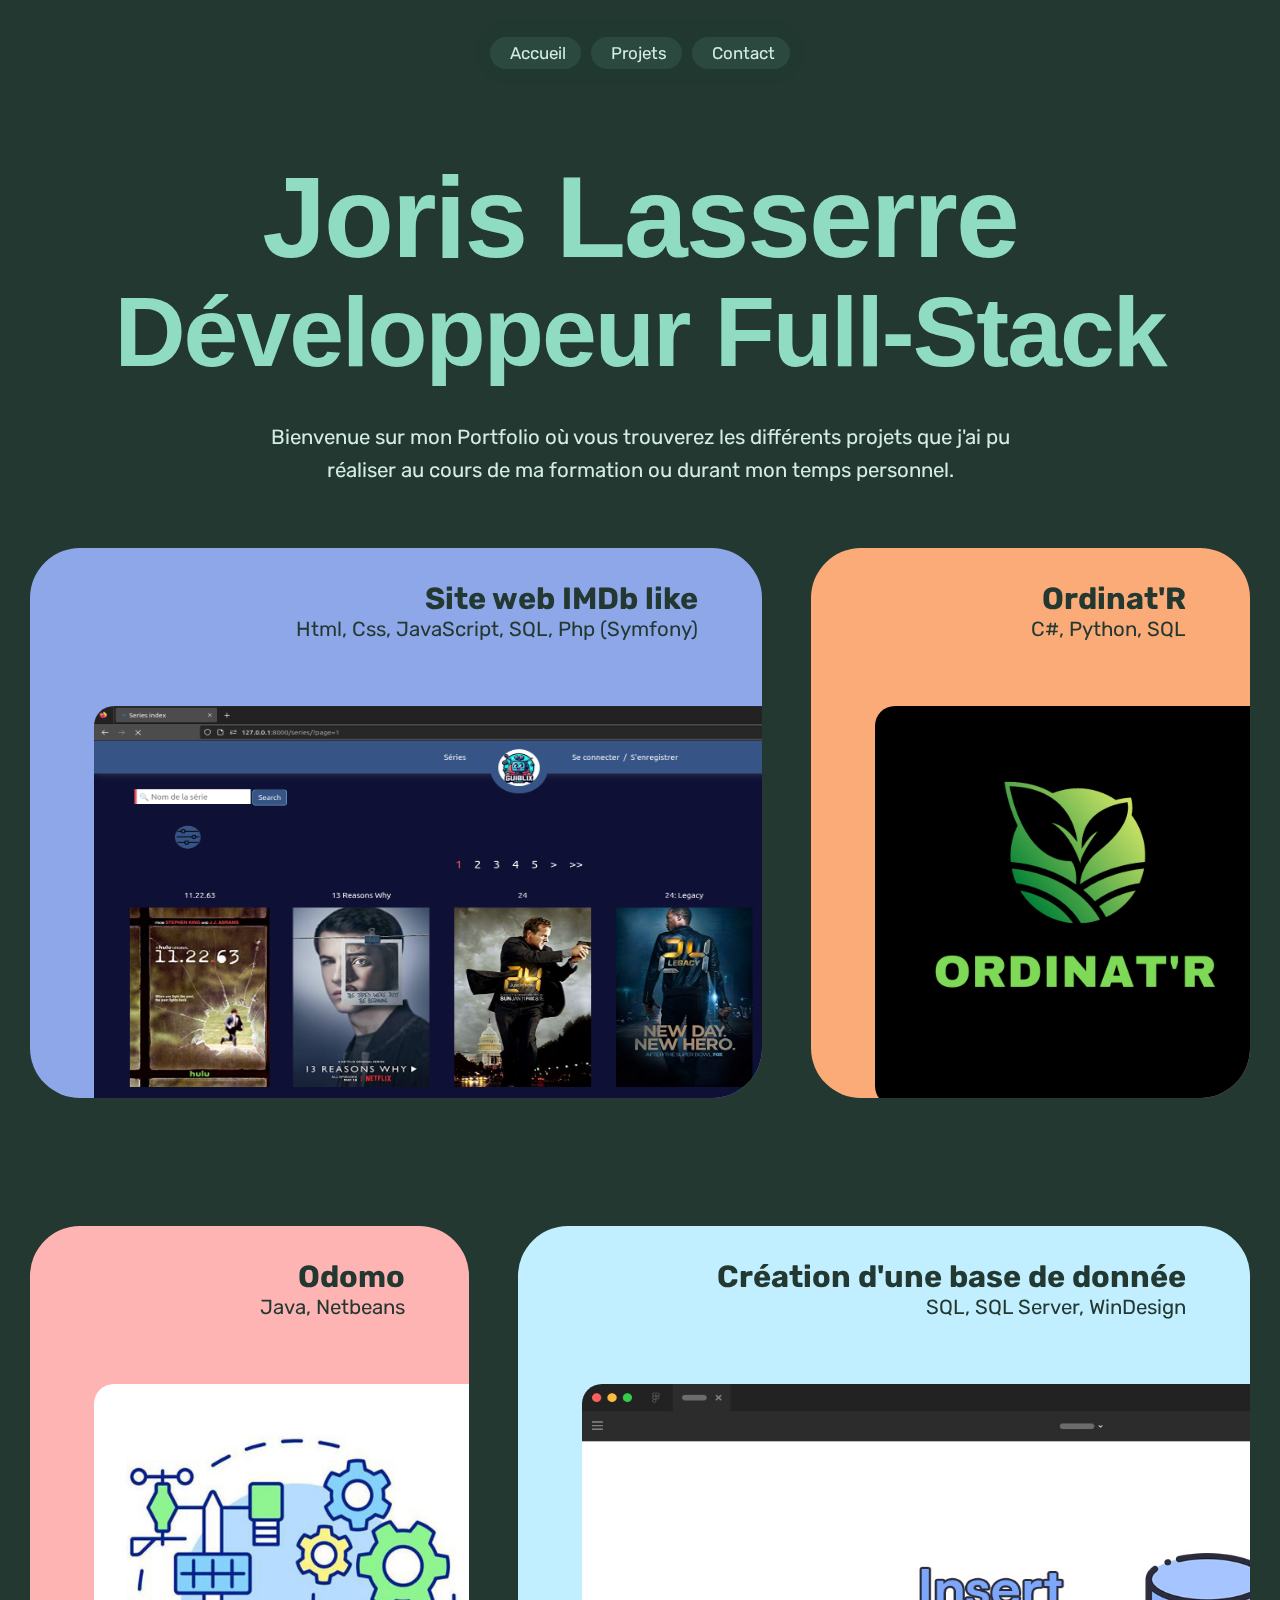
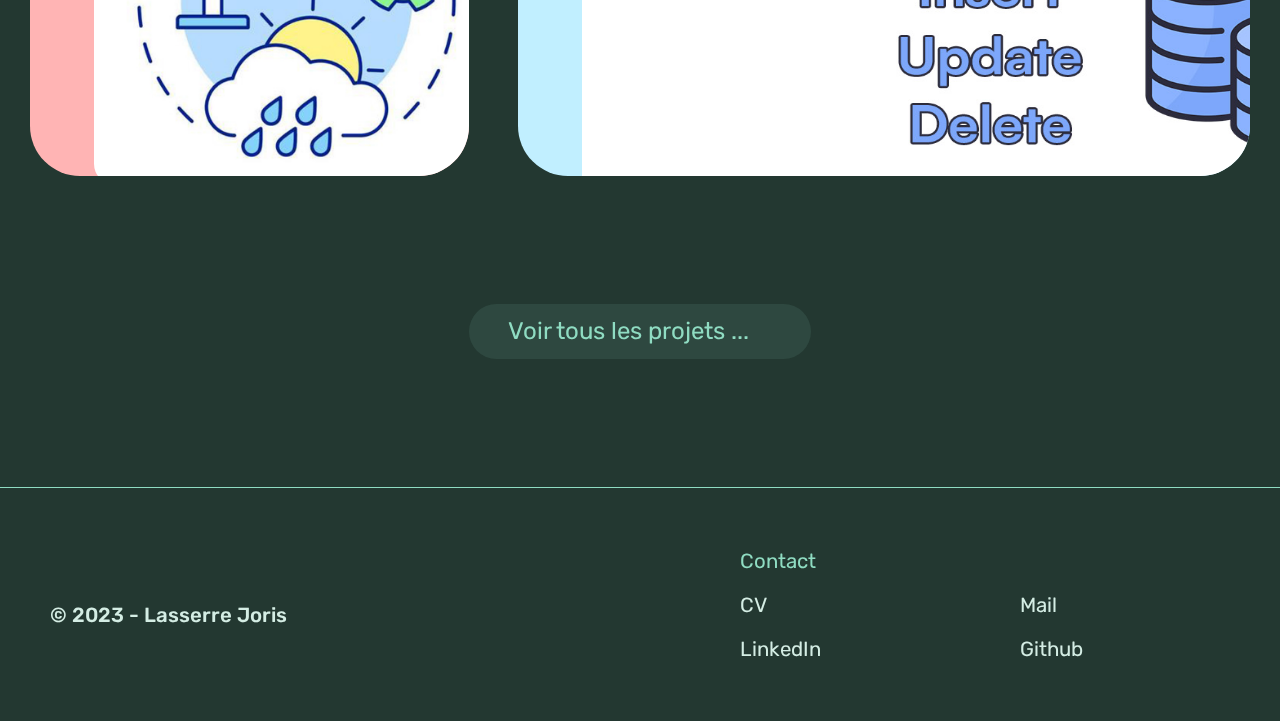
<file: index.html>
<!DOCTYPE html>
<html lang="en">
  <head>
    <meta charset="UTF-8" />
    <meta http-equiv="X-UA-Compatible" content="IE=edge" />
    <meta name="viewport" content="width=device-width, initial-scale=1.0" />
    <link
      href="https://api.fontshare.com/v2/css?f[]=switzer@600,800,100,700,400,200,300,500&display=swap"
      rel="stylesheet"
    />
    <link rel="stylesheet" href="style.css" />
    <title>Lasserre Joris • Portfolio</title>
  </head>

  <body>
    <header>
      <nav>
        <ul>
          <li><a href="index.html" class="button-nav">Accueil</a></li>
          <li><a href="work.html" class="button-nav">Projets</a></li>
          <li><a href="Contact.html" class="button-nav">Contact</a></li>
        </ul>
      </nav>
    </header>

    <main>
      <h1 id="homeTitle">
        <span class="span1"> Joris Lasserre </span>
        <span class="span2"> Développeur Full-Stack </span>
      </h1>
      <div class="subTitle">
        <p>
          Bienvenue sur mon Portfolio où vous trouverez les différents projets
          que j'ai pu réaliser au cours de ma formation ou durant mon temps
          personnel.
        </p>
      </div>

      <div class="card-container">
        <!--première ligne de produit-->

        <a href="guiblix.html" class="cardlink trois">
          <div class="card-into">
            <div class="card-info">
              <h2 style="margin: 0">Site web IMDb like</h2>
              <p style="margin: 0">Html, Css, JavaScript, SQL, Php (Symfony)</p>
            </div>

            <img
              src="pictures/series_guiblix.png"
              alt="AI"
              width="850"
              height="430"
              loading="lazy"
            />
          </div>
        </a>

        <a href="ordinatR.html" class="cardlink quatre">
          <div class="card-into">
            <div class="card-info">
              <h2 style="margin: 0">Ordinat'R</h2>
              <p style="margin: 0">C#, Python, SQL</p>
            </div>

            <img
              src="pictures/green tree.png"
              alt="AI"
              width="400"
              height="400"
              loading="lazy"
            />
          </div>
        </a>

        <!--deuxième ligne-->

        <a href="odomo.html" class="cardlink une">
          <div class="card-into">
            <div class="card-info">
              <h2 style="margin: 0">Odomo</h2>
              <p style="margin: 0">Java, Netbeans</p>
            </div>

            <img
              src="pictures/odomo2.jpg"
              alt="Odomo station météo"
              width="400"
              height="400"
              loading="lazy"
            />
          </div>
        </a>
        <!-- -->

        <a href="creation_bdd.html" class="cardlink deux">
          <div class="card-into">
            <div class="card-info">
              <h2 style="margin: 0">Création d'une base de donnée</h2>
              <p style="margin: 0">SQL, SQL Server, WinDesign</p>
            </div>

            <img
              src="pictures/sql_bdd.jpg"
              alt="AI"
              width="1000  "
              height="430"
              loading="lazy"
            />
          </div>
        </a>

        <a
          href="work.html"
          class="cool-button"
          style="grid-column-start: 10; grid-column-end: 17"
          ;
          >Voir tous les projets ...</a
        >
      </div>

      <footer>
        <div id="test-footer">
          <div id="copyright">© 2023 - Lasserre Joris</div>
        </div>
        <div>
          <h4>Contact</h4>
          <div id="contact-list">
            <a href="pictures/CV2_Lasserre_Joris.pdf" target="_blank">CV</a>
            <a href="mailto:jl.jorislasserre@gmail.com">Mail</a>

            <a href="https://www.linkedin.com/in/joris-lasserre-8536b5277/"
              >LinkedIn</a
            >
            <a href="">Github</a>
          </div>
        </div>
      </footer>
    </main>
  </body>
</html>
</file>
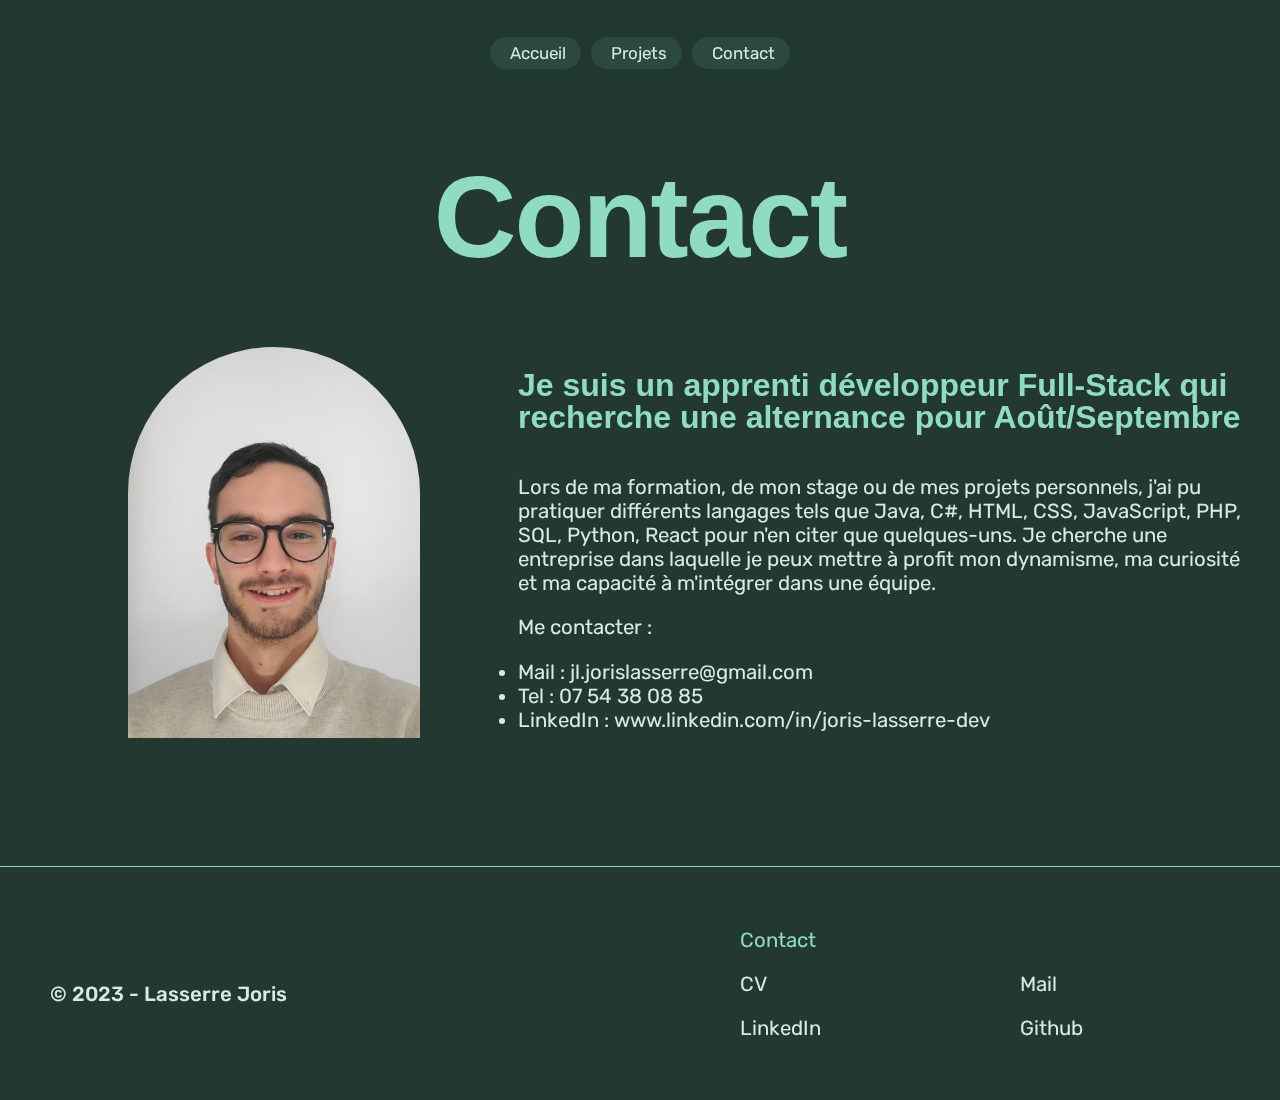
<file: Contact.html>
<!DOCTYPE html>
<html lang="en">
  <head>
    <meta charset="UTF-8" />
    <meta http-equiv="X-UA-Compatible" content="IE=edge" />
    <meta name="viewport" content="width=device-width, initial-scale=1.0" />
    <link
      href="https://api.fontshare.com/v2/css?f[]=switzer@600,800,100,700,400,200,300,500&display=swap"
      rel="stylesheet"
    />
    <link rel="stylesheet" href="style.css" />
    <title>Lasserre Joris • Portfolio</title>
  </head>

  <body>
    <header>
      <nav>
        <ul>
          <li><a href="index.html" class="button-nav">Accueil</a></li>
          <li><a href="work.html" class="button-nav">Projets</a></li>
          <li><a href="Contact.html" class="button-nav">Contact</a></li>
        </ul>
      </nav>
    </header>

    <main>
      <h1 id="homeTitle">
        <span class="span1">Contact</span>
      </h1>
      <div class="subTitle">
        <p></p>
      </div>

      <div class="information-container">
        <div class="left-information-container">
          <img src="pictures/contact_photo.jpg" alt="Joris Lasserre" />
        </div>
        <div class="right-information-container">
          <div class="important-contact">
            <p>
              Je suis un apprenti développeur Full-Stack qui recherche une
              alternance pour Août/Septembre
            </p>
          </div>
          <br />
          Lors de ma formation, de mon stage ou de mes projets personnels, j'ai
          pu pratiquer différents langages tels que Java, C#, HTML, CSS,
          JavaScript, PHP, SQL, Python, React pour n'en citer que quelques-uns.
          Je cherche une entreprise dans laquelle je peux mettre à profit mon
          dynamisme, ma curiosité et ma capacité à m'intégrer dans une équipe.

          <p class="me-contacter">Me contacter :</p>
          <ul class="contact-link">
            <li>
              Mail :
              <a href="mailto:jl.jorislasserre@gmail.com"
                >jl.jorislasserre@gmail.com</a
              >
            </li>
            <li>Tel : <a href="tel:07 54 38 08 85">07 54 38 08 85</a></li>
            <li>
              LinkedIn :
              <a href="www.linkedin.com/in/joris-lasserre-dev"
                >www.linkedin.com/in/joris-lasserre-dev</a
              >
            </li>
          </ul>
        </div>
      </div>

      <footer>
        <div id="test-footer">
          <div id="copyright">© 2023 - Lasserre Joris</div>
        </div>
        <div>
          <h4>Contact</h4>
          <div id="contact-list">
            <a href="pictures/CV2_Lasserre_Joris.pdf" target="_blank">CV</a>
            <a href="mailto:jl.jorislasserre@gmail.com">Mail</a>

            <a href="https://www.linkedin.com/in/joris-lasserre-8536b5277/"
              >LinkedIn</a
            >
            <a href="">Github</a>
          </div>
        </div>
      </footer>
    </main>
  </body>
</html>
</file>
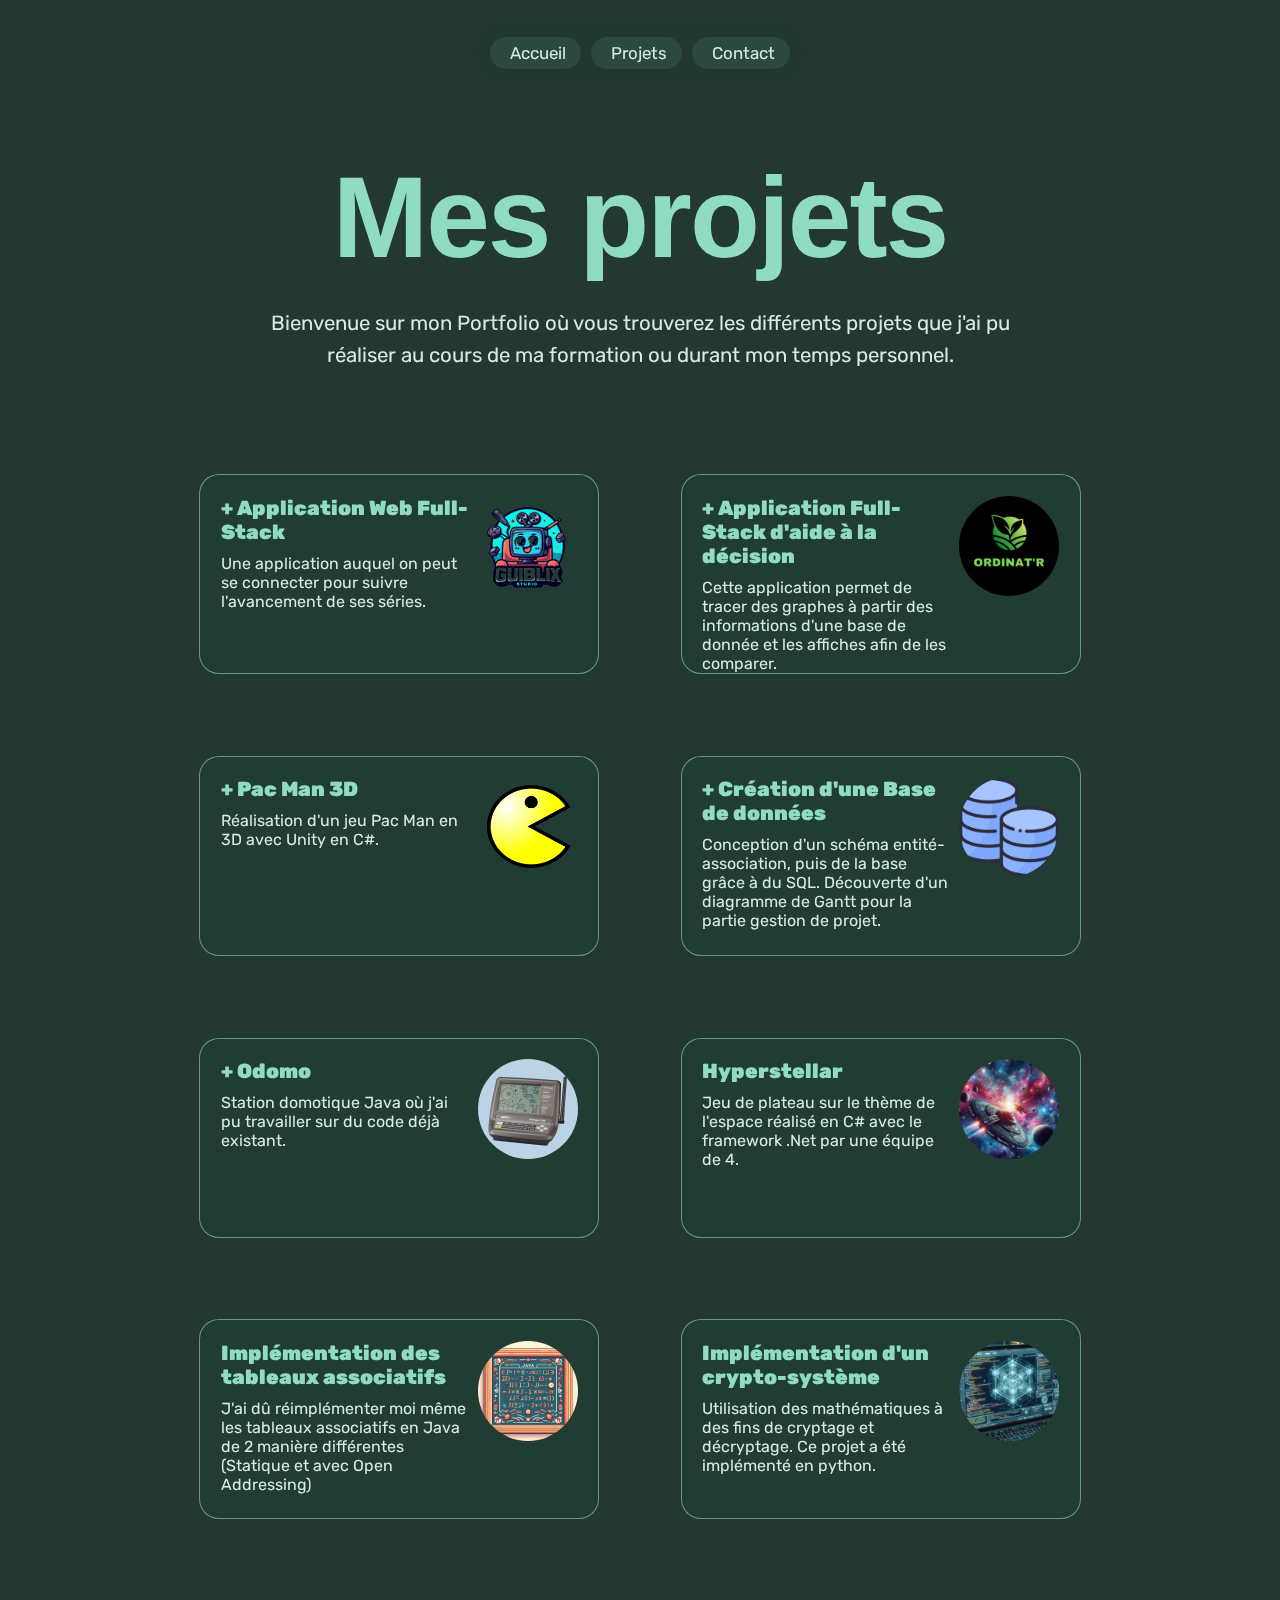
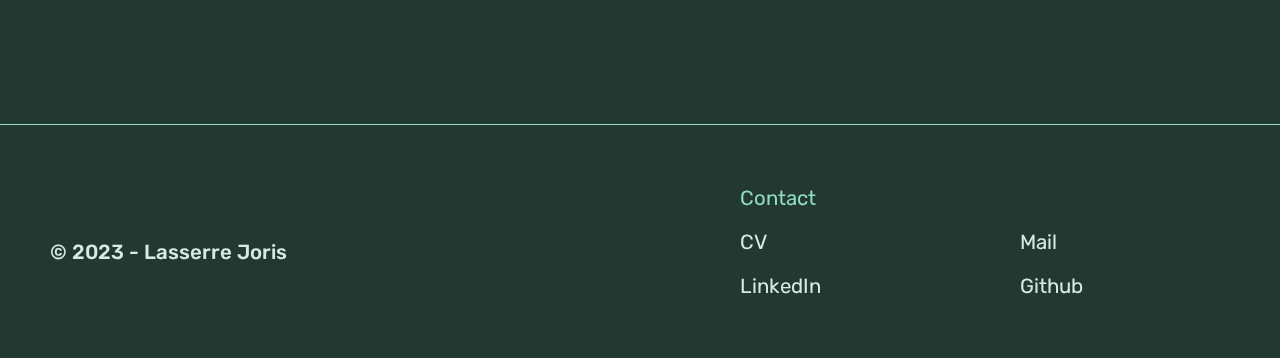
<file: work.html>
<!DOCTYPE html>
<html lang="en">
  <head>
    <meta charset="UTF-8" />
    <meta http-equiv="X-UA-Compatible" content="IE=edge" />
    <meta name="viewport" content="width=device-width, initial-scale=1.0" />
    <link
      href="https://api.fontshare.com/v2/css?f[]=switzer@600,800,100,700,400,200,300,500&display=swap"
      rel="stylesheet"
    />
    <link rel="stylesheet" href="style.css" />
    <title>Lasserre Joris • Portfolio</title>
  </head>

  <body>
    <header>
      <nav>
        <ul>
          <li><a href="index.html" class="button-nav">Accueil</a></li>
          <li><a href="work.html" class="button-nav">Projets</a></li>
          <li><a href="Contact.html" class="button-nav">Contact</a></li>
        </ul>
      </nav>
    </header>

    <main>
      <h1 id="homeTitle">
        <span class="span1">Mes projets</span>
      </h1>
      <div class="subTitle">
        <p>
          Bienvenue sur mon Portfolio où vous trouverez les différents projets
          que j'ai pu réaliser au cours de ma formation ou durant mon temps
          personnel.
        </p>
      </div>

      <div class="cards-container2">
        <a href="guiblix.html">
          <div class="all-project-box">
            <div class="all-project-box-left">
              <h4>+ Application Web Full-Stack</h4>
              <p>
                Une application auquel on peut se connecter pour suivre
                l'avancement de ses séries.
              </p>
            </div>
            <div class="all-project-box-right">
              <img
                src="pictures/guibilixou.png"
                alt="patate"
                width="100"
                height="100"
              />
            </div>
          </div>
        </a>

        <a href="ordinatR.html">
          <div class="all-project-box">
            <div class="all-project-box-left">
              <h4>+ Application Full-Stack d'aide à la décision</h4>
              <p>
                Cette application permet de tracer des graphes à partir des
                informations d'une base de donnée et les affiches afin de les
                comparer.
              </p>
            </div>
            <div class="all-project-box-right">
              <img
                src="pictures/Ordinat'r.png"
                alt="patate"
                width="100"
                height="100"
              />
            </div>
          </div>
        </a>

        <a href="Pacman.html">
          <div class="all-project-box">
            <div class="all-project-box-left">
              <h4>+ Pac Man 3D</h4>
              <p>Réalisation d'un jeu Pac Man en 3D avec Unity en C#.</p>
            </div>
            <div class="all-project-box-right">
              <img
                src="pictures/Pac-Man.png"
                alt="patate"
                width="100"
                height="100"
              />
            </div>
          </div>
        </a>

        <a href="creation_bdd.html">
          <div class="all-project-box">
            <div class="all-project-box-left">
              <h4>+ Création d'une Base de données</h4>
              <p>
                Conception d'un schéma entité-association, puis de la base grâce
                à du SQL. Découverte d'un diagramme de Gantt pour la partie
                gestion de projet.
              </p>
            </div>
            <div class="all-project-box-right">
              <img
                src="pictures/bdd_logo.png"
                alt="patate"
                width="100"
                height="100"
              />
            </div>
          </div>
        </a>

        <a href="odomo.html">
          <div class="all-project-box">
            <div class="all-project-box-left">
              <h4>+ Odomo</h4>
              <p>
                Station domotique Java où j'ai pu travailler sur du code déjà
                existant.
              </p>
            </div>
            <div class="all-project-box-right">
              <img
                src="pictures/odomo_putaclick.png"
                alt="patate"
                width="100"
                height="100"
              />
            </div>
          </div>
        </a>

        <div class="all-project-box">
          <div class="all-project-box-left">
            <h4>Hyperstellar</h4>
            <p>
              Jeu de plateau sur le thème de l'espace réalisé en C# avec le
              framework .Net par une équipe de 4.
            </p>
          </div>
          <div class="all-project-box-right">
            <img
              src="pictures/hyperstellar.jpg"
              alt="patate"
              width="100"
              height="100"
            />
          </div>
        </div>

        <div class="all-project-box">
          <div class="all-project-box-left">
            <h4>Implémentation des tableaux associatifs</h4>
            <p>
              J'ai dû réimplémenter moi même les tableaux associatifs en Java de
              2 manière différentes (Statique et avec Open Addressing)
            </p>
          </div>
          <div class="all-project-box-right">
            <img
              src="pictures/Java_tableau.jpg"
              alt="patate"
              width="100"
              height="100"
            />
          </div>
        </div>

        <div class="all-project-box">
          <div class="all-project-box-left">
            <h4>Implémentation d'un crypto-système</h4>
            <p>
              Utilisation des mathématiques à des fins de cryptage et
              décryptage. Ce projet a été implémenté en python.
            </p>
          </div>
          <div class="all-project-box-right">
            <img
              src="pictures/crypto_miniature (1).jpg"
              alt="patate"
              width="100"
              height="100"
            />
          </div>
        </div>
      </div>

      <footer>
        <div id="test-footer">
          <div id="copyright">© 2023 - Lasserre Joris</div>
        </div>
        <div>
          <h4>Contact</h4>
          <div id="contact-list">
            <a href="pictures/CV2_Lasserre_Joris.pdf" target="_blank">CV</a>
            <a href="mailto:jl.jorislasserre@gmail.com">Mail</a>

            <a href="https://www.linkedin.com/in/joris-lasserre-8536b5277/"
              >LinkedIn</a
            >
            <a href="">Github</a>
          </div>
        </div>
      </footer>
    </main>
  </body>
</html>
</file>
<file: style.css>
/*Variable*/
@import url("https://fonts.googleapis.com/css2?family=Rubik:wght@400;600&display=swap");
* {
  margin: 0;
  padding: 0;
  box-sizing: border-box;
}

body {
  background-color: #233831;
  background-color: #233831;
  margin: 0;
  overflow-x: hidden;
  font-family: "Rubik", sans-serif;
  font-size: clamp(1rem, 0.8852rem + 0.4898vw, 1.375rem);
  color: #D4EDE4;
}

a, a:active, a:focus {
  text-decoration: none;
  color: #D4EDE4;
}

/*Header*/
header {
  top: 0;
  width: 100%;
  position: fixed;
  z-index: 1000;
}

.desc-title {
  font-family: "acorn", sans-serif;
  color: #8FDCC2;
}

nav {
  display: flex;
  align-items: center;
  justify-content: center;
  max-width: 2560px;
  margin: 1.25rem auto 0;
}

nav a {
  font-size: clamp(0.875rem, 0.7985rem + 0.3265vw, 1.125rem);
  border-radius: 1.5rem;
  color: #D4EDE4;
  transition: all 0.2s ease-in-out;
  margin: 0 5px;
  padding: calc(1rem - 10px) 1.25rem;
  padding-right: calc(1.25rem - 5px);
  background: hsla(160, 52%, 71%, 0.1);
}

.button-nav {
  color: #D4EDE4;
}

.button-nav:visited {
  color: #D4EDE4;
}

nav > ul {
  display: flex;
  list-style-type: none;
  background: hsla(158, 23%, 18%, 0.7);
  backdrop-filter: blur(20px) saturate(1.7);
  margin: 0;
  padding: 20px 10px 20px 10px;
  border-radius: 50px;
  transition: all 0.2s linear;
}

p:visited, .all-project-box:visited {
  color: #D4EDE4;
}

/*main page*/
#homeTitle {
  padding: 10rem 0 2rem;
  letter-spacing: -2px;
  text-align: center;
  font-size: clamp(3.2rem, 0.5692rem + 8.238vw, 13.75rem);
  line-height: 100%;
  font-weight: 700;
  font-family: "acorn", sans-serif;
  color: #8FDCC2;
  margin-bottom: 0;
}

.span2 {
  display: flex;
  justify-content: center;
  font-size: clamp(3.2rem, -0.4308rem + 8.238vw, 13.75rem);
}

@media (max-width: 992px) {
  #homeTitle {
    letter-spacing: -1px;
  }
}
.subTitle {
  padding: 0 1rem;
  display: grid;
  grid-template-columns: 1fr min(60ch, 100%) 1fr;
  position: relative;
}

.subTitle p {
  grid-column: 2;
  text-align: center;
  color: #D4EDE4;
  line-height: 160%;
  margin-top: 0;
}

.card-container {
  margin-top: 3em;
  padding: 0 calc(1.5rem + 6px) 8rem;
  display: grid;
  max-width: 2560px;
  grid-template-columns: repeat(25, 1fr);
  grid-row-gap: 8rem;
}

.cardlink {
  max-height: 550px;
  width: 100%;
  color: hsl(158, 23%, 18%);
  border-radius: 50px;
  cursor: pointer;
  transition: all 0.5s cubic-bezier(0.175, 0.885, 0.32, 1.275);
  display: flex;
  flex-direction: column;
  text-decoration: none;
}

.une {
  background: #FFB4B4;
  grid-column-start: 1;
  grid-column-end: 10;
}

.deux {
  background: #C1EFFF;
  grid-column-start: 11;
  grid-column-end: 26;
}

.trois {
  background: #8EA7E9;
  grid-column-start: 1;
  grid-column-end: 16;
}

.quatre {
  background: #FAAB78;
  grid-column-start: 17;
  grid-column-end: 26;
}

.cardlink:hover {
  transform: translate3d(0, -3px, 0);
  box-shadow: 0px 50px 100px -20px rgba(0, 0, 0, 0.15);
  filter: saturate(1.2);
}

.cardlink img {
  transition: all 0.5s cubic-bezier(0.175, 0.885, 0.32, 1.275);
  margin-top: 65px;
  border-radius: 20px;
}

.cardlink:hover img {
  transform: translate3d(0, -3px, 0);
}

.card-into {
  padding: 2rem 4rem 0rem 4rem;
  border-radius: 50px;
  height: 100%;
  position: relative;
  overflow: hidden;
  display: flex;
  flex-direction: column;
}

.card-info {
  text-align: right;
  display: flex;
  flex-direction: column;
  z-index: 100;
}

.cool-button {
  text-decoration: none;
  display: flex;
  min-width: 300px;
  align-content: center;
  align-items: center;
  justify-content: center;
  color: #8FDCC2;
  font-size: 1.5rem;
  background: hsla(160, 52%, 71%, 0.1);
  border-radius: 50px;
  padding: 1rem 2.652rem 1rem 1.25rem;
  overflow: hidden;
  height: 55px;
  transition: all 0.2s ease-in-out;
}

.cool-button:hover {
  background: hsla(160, 52%, 71%, 0.2);
}

@media (max-width: 650px) {
  .cardlink {
    height: 300px;
    max-width: 40em;
    grid-column-start: 1;
    grid-column-end: 26;
  }
  .card-container {
    grid-row-gap: 2.5rem;
    justify-items: center;
  }
  .card-into > img {
    border-radius: 15px;
    max-width: 260px;
    height: 210px;
    margin-top: 75px;
  }
  .cool-button {
    margin: 0;
    min-width: 300px;
  }
}
/*Work pages*/
.project-container {
  display: flex;
  justify-content: center;
  margin-top: 3em;
  padding: 0 calc(1.5rem + 6px) 8rem;
  max-width: 2560px;
  flex-direction: column;
  align-items: center;
}

.project-container > img {
  transition: 0.3s;
}

.project-container img:hover {
  opacity: 0.7;
  cursor: pointer;
}

/* Add this CSS to your style.css file */
.modal {
  display: none;
  position: fixed;
  z-index: 1000;
  top: 0;
  left: 0;
  padding-top: 50px;
  width: 100%;
  height: 100%;
  overflow: auto;
  background-color: rgba(0, 0, 0, 0.9);
}

.modal-content {
  margin: auto;
  display: block;
  max-width: 80%;
  max-height: 80%;
  opacity: 1;
}

#zoomedImg {
  opacity: 1;
}

#resume-project {
  display: flex;
  align-items: flex-start;
  justify-content: center;
}

#resume-project > div {
  display: flex;
  flex-direction: column;
  align-items: flex-start;
  justify-content: center;
  width: 250px;
  border-bottom: #8FDCC2 1px solid;
  border-top: #8FDCC2 1px solid;
  padding-bottom: 2em;
  padding-top: 2em;
  font-size: 18px;
}

.picture1 {
  margin-top: 3em;
  border-radius: 20px;
}

.description {
  margin-top: 1em;
}

@media screen and (max-width: 750px) {
  .project-container {
    flex-direction: column;
    align-items: center;
  }
  #resume-project > div {
    width: auto;
    padding: 0;
    border: none;
  }
  #resume-project {
    flex-direction: column;
    align-items: flex-start;
  }
  .corps {
    margin-bottom: 1em;
  }
}
.entete {
  color: #D4EDE4;
  margin-bottom: 1em;
}

.corps {
  color: #8FDCC2;
}

.text-content {
  margin-top: 3em;
  width: 60%;
  margin-bottom: 3em;
}

#img-container {
  display: flex;
  flex-direction: row;
  gap: 3em;
  width: 1200px;
  justify-content: center;
  margin-bottom: 3em;
}

#img-container img {
  border-radius: 20px;
}

.cards-container2 {
  margin: 3em 0 8em;
  display: flex;
  flex-wrap: wrap;
  flex-direction: row;
  justify-content: center;
}

.all-project-box {
  border: solid 1px rgba(143, 220, 194, 0.5882352941);
  border-radius: 20px;
  padding: 1em;
  max-width: 400px;
  height: 200px;
  margin: 2em;
  width: 100%;
  display: flex;
  flex-direction: row;
  justify-content: space-between;
  color: #D4EDE4;
  background-color: hsla(160, 77%, 22%, 0.103);
}

.all-project-box-right > img {
  border-radius: 50px;
}

.all-project-box-left > p {
  font-size: 1rem;
  padding-right: 10px;
  color: #D4EDE4;
}

.all-project-box-left > h4 {
  margin-bottom: 0.5em;
  color: #8FDCC2;
  font-weight: 900;
}

/*CONTACT*/
.information-container {
  display: flex;
  align-items: center;
  padding: 2em calc(1.5rem + 6px) 8rem;
}

.left-information-container {
  width: 40%;
  justify-content: center;
  display: flex;
}

.left-information-container img {
  width: 60%;
  border-radius: 200px 200px 0 0;
}

.right-information-container {
  width: 60%;
}

.important-contact p {
  padding: 1rem 0 1rem;
  font-size: 2rem;
  line-height: 100%;
  font-weight: 700;
  font-family: "acorn", sans-serif;
  color: #8FDCC2;
  margin-bottom: 0.1rem;
}

.me-contacter {
  margin: 1em 0;
}

.contact-link a:hover {
  color: #8FDCC2;
}

@media screen and (max-width: 952px) {
  .information-container {
    flex-direction: column;
    align-items: center;
  }
  .left-information-container {
    width: 100%;
    justify-content: center;
  }
  .left-information-container img {
    width: 40%;
    margin-bottom: 2em;
    justify-content: center;
  }
  .right-information-container {
    width: 100%;
  }
}
/*FOOTER*/
#spotify-container {
  display: flex;
  align-content: center;
  align-items: center;
  background: hsla(160, 52%, 71%, 0.1);
  border-radius: 50px;
  padding: 1rem 2.652rem 1rem 1.25rem;
  overflow: hidden;
  height: 55px;
  transition: all 0.2s ease-in-out;
}

#spotify-container > img {
  filter: invert(93%) sepia(12%) saturate(1075%) hue-rotate(93deg) brightness(92%) contrast(87%);
  margin-right: 25px;
}

footer {
  padding: 3em calc(1.5rem + 6px) 2.5rem;
  display: grid;
  grid-template-columns: repeat(2, 1fr);
  grid-template-rows: 1fr;
  grid-column-gap: 200px;
  grid-row-gap: 0px;
  border-top: #8FDCC2 solid 1px;
}

footer div > h4 {
  margin: 0;
  color: #8FDCC2;
  font-weight: normal;
  margin-bottom: 20px;
}

#test-footer {
  display: flex;
  flex-direction: column;
  justify-content: center;
  color: #8FDCC2;
  font-weight: 500;
}

#copyright {
  padding: 1rem 2.652rem 1rem 1.25rem;
  color: #D4EDE4;
}

#contact-list {
  display: grid;
  grid-template-columns: repeat(2, 1fr);
  grid-template-rows: repeat(2, 1fr);
  grid-column-gap: 50px;
  grid-row-gap: 0px;
}

#contact-list a {
  color: #D4EDE4;
  text-decoration: none;
  transition: all 0.2s ease-in-out;
  margin-bottom: 20px;
}

#contact-list a:visited {
  color: #D4EDE4;
  text-decoration: none;
}

#contact-list a:hover {
  color: #8FDCC2;
}

@media (max-width: 500px) {
  footer {
    display: flex;
    flex-direction: column-reverse;
  }
  #test-footer {
    margin-top: 25px;
  }
}
@media screen and (max-width: 650px) {
  #copyright {
    text-align: center;
    margin-top: 1em;
  }
}

/*# sourceMappingURL=style.css.map */
</file>
